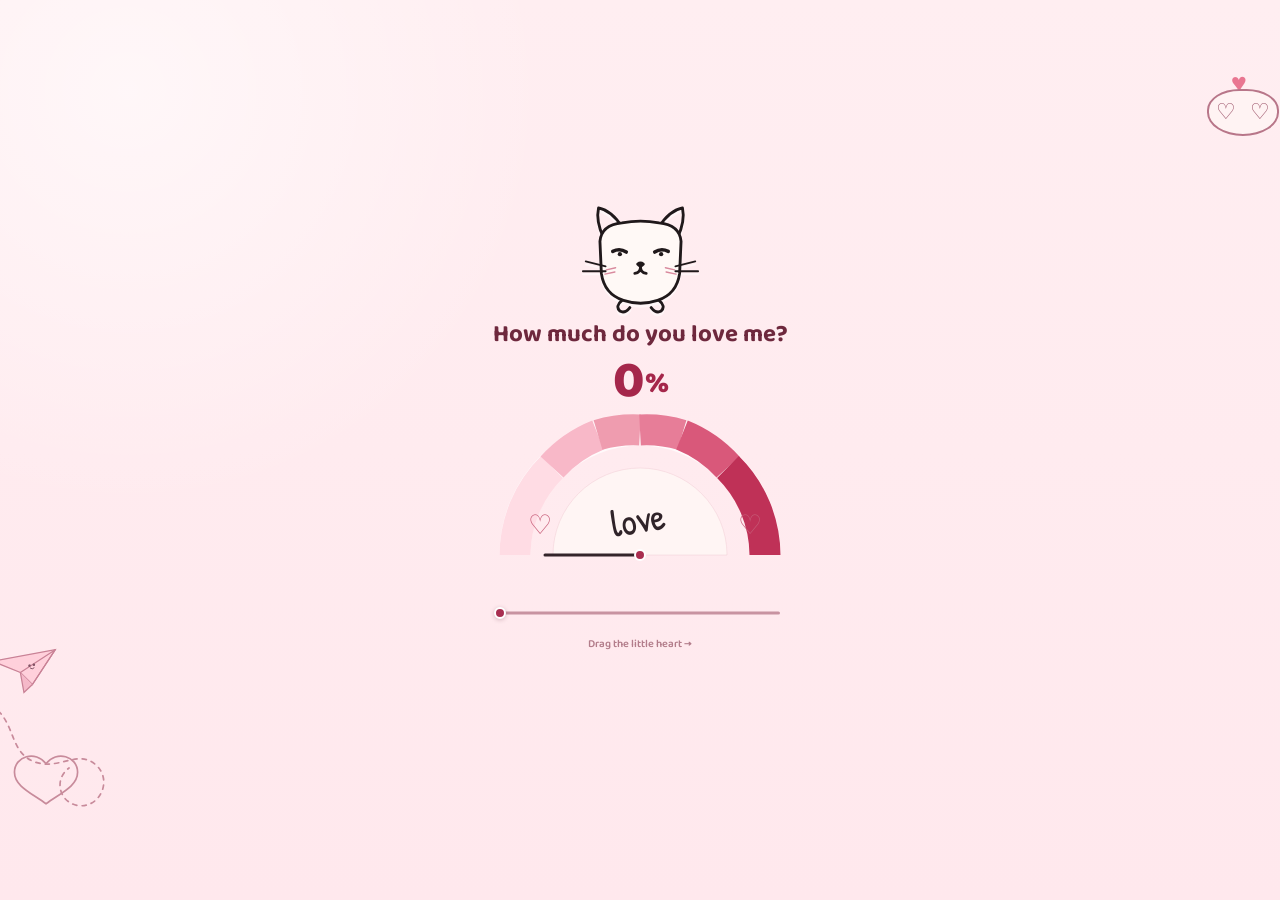
<file: index.html>
<!DOCTYPE html>
<html lang="en">
<head>
    <meta charset="UTF-8">

    <meta
        name="viewport"
        content="width=device-width, initial-scale=1.0, viewport-fit=cover"
    >

    <meta name="theme-color" content="#ffe9ed">

    <title>How Much Do You Love Me?</title>

    <!-- Cute rounded + handwritten fonts -->
    <link rel="preconnect" href="https://fonts.googleapis.com">
    <link rel="preconnect" href="https://fonts.gstatic.com" crossorigin>

    <link
        href="https://fonts.googleapis.com/css2?family=Baloo+2:wght@500;600;700;800&family=Patrick+Hand&display=swap"
        rel="stylesheet"
    >

    <link rel="stylesheet" href="style.css">
</head>

<body>

<div class="page">

    <!-- =====================================
         BACKGROUND DECORATIONS
    ====================================== -->

    <!-- Top-right couple -->
    <div class="couple-decoration">
        <div class="couple-heart">♥</div>

        <div class="tiny-couple">
            <span>♡</span>
            <span>♡</span>
        </div>
    </div>


    <!-- Paper airplane -->
    <div class="airplane-decoration">

        <svg
            class="airplane"
            viewBox="0 0 120 80"
            xmlns="http://www.w3.org/2000/svg"
        >

            <path
                d="M5 18 L105 5 L66 58 L48 38 Z"
                fill="#ffd0db"
                stroke="#c98296"
                stroke-width="2"
            />

            <path
                d="M48 38 L105 5 L66 58"
                fill="none"
                stroke="#c98296"
                stroke-width="2"
            />

            <path
                d="M48 38 L52 70 L66 58"
                fill="#f5b9c9"
                stroke="#c98296"
                stroke-width="2"
            />

            <!-- tiny face -->
            <circle cx="63" cy="28" r="2" fill="#805364"/>
            <circle cx="70" cy="27" r="2" fill="#805364"/>

            <path
                d="M64 32 Q67 35 70 32"
                fill="none"
                stroke="#805364"
                stroke-width="1.5"
                stroke-linecap="round"
            />

        </svg>


        <!-- dotted heart trail -->

        <svg
            class="heart-trail"
            viewBox="0 0 170 150"
            xmlns="http://www.w3.org/2000/svg"
        >

            <path
                d="M5 15
                   C25 35 20 65 48 75
                   C76 85 98 60 119 78
                   C140 96 124 130 98 126
                   C76 122 70 95 88 82"
                fill="none"
                stroke="#c88b9b"
                stroke-width="2"
                stroke-dasharray="5 6"
                stroke-linecap="round"
            />

            <path
                d="M61 77
                   C49 61 24 68 24 87
                   C24 103 43 111 61 124
                   C79 111 98 103 98 87
                   C98 68 73 61 61 77Z"
                fill="none"
                stroke="#c88b9b"
                stroke-width="2"
            />

        </svg>

    </div>


    <!-- =====================================
         MAIN CONTENT
    ====================================== -->

    <main class="love-container">

        <!-- CAT -->
        <div class="cat-area">

            <svg
                id="cat"
                class="cat"
                viewBox="0 0 260 180"
                xmlns="http://www.w3.org/2000/svg"
            >

                <!-- ears -->

                <path
                    class="cat-line"
                    d="M78 63
                       Q67 39 71 21
                       Q90 25 104 48"
                />

                <path
                    class="cat-line"
                    d="M182 63
                       Q193 39 189 21
                       Q170 25 156 48"
                />


                <!-- head -->

                <path
                    class="cat-face"
                    d="
                    M73 68
                    Q75 45 104 42
                    Q130 37 156 42
                    Q185 45 187 68

                    L185 113

                    Q181 142 154 151
                    Q130 159 106 151
                    Q79 142 75 113

                    Z
                    "
                />


                <!-- left eye -->

                <g id="leftEye">

                    <path
                        class="eye-line"
                        d="M91 82
                           Q101 77 110 83"
                    />

                    <circle
                        class="eye-dot"
                        cx="101"
                        cy="86"
                        r="3"
                    />

                </g>


                <!-- right eye -->

                <g id="rightEye">

                    <path
                        class="eye-line"
                        d="M150 83
                           Q159 77 169 82"
                    />

                    <circle
                        class="eye-dot"
                        cx="159"
                        cy="86"
                        r="3"
                    />

                </g>


                <!-- nose -->

                <path
                    class="cat-line"
                    d="M126 100
                       Q130 97 134 100
                       Q130 105 126 100Z"
                />


                <!-- mouth -->

                <path
                    id="catMouth"
                    class="cat-line"
                    d="M130 104
                       Q130 112 122 113

                       M130 104
                       Q130 112 138 113"
                />


                <!-- cheeks -->

                <path
                    class="cheek"
                    d="M82 108 L95 105"
                />

                <path
                    class="cheek"
                    d="M80 114 L94 111"
                />

                <path
                    class="cheek"
                    d="M165 105 L178 108"
                />

                <path
                    class="cheek"
                    d="M166 111 L180 114"
                />


                <!-- whiskers -->

                <path
                    class="whisker"
                    d="M81 103 L53 96"
                />

                <path
                    class="whisker"
                    d="M81 110 L49 110"
                />

                <path
                    class="whisker"
                    d="M179 103 L207 96"
                />

                <path
                    class="whisker"
                    d="M179 110 L211 110"
                />


                <!-- body/paws -->

                <path
                    class="cat-line"
                    d="M104 151
                       Q94 159 101 166
                       Q108 170 115 161"
                />

                <path
                    class="cat-line"
                    d="M156 151
                       Q166 159 159 166
                       Q152 170 145 161"
                />


                <!-- little excitement lines -->

                <g id="happyLines" opacity="0">

                    <path
                        class="cat-line"
                        d="M63 53 L53 44"
                    />

                    <path
                        class="cat-line"
                        d="M197 53 L207 44"
                    />

                    <path
                        class="cat-line"
                        d="M72 31 L66 18"
                    />

                    <path
                        class="cat-line"
                        d="M188 31 L194 18"
                    />

                </g>

            </svg>

        </div>


        <!-- MESSAGE -->

        <div
            id="message"
            class="message"
        >
            How much do you love me?
        </div>


        <!-- PERCENTAGE -->

        <div class="percentage">

            <span id="percentage">0</span><span>%</span>

        </div>


        <!-- =====================================
             LOVE GAUGE
        ====================================== -->

        <div class="gauge-container">

            <svg
                class="gauge"
                viewBox="0 0 340 190"
                xmlns="http://www.w3.org/2000/svg"
            >

                <!-- gauge background -->

                <path
                    class="gauge-track"
                    d="
                    M45 150
                    A125 125 0 0 1 295 150
                    "
                />


                <!-- gauge colored segments -->

                <path
                    class="gauge-segment segment-1"
                    d="
                    M45 150
                    A125 125 0 0 1 82 62
                    "
                />

                <path
                    class="gauge-segment segment-2"
                    d="
                    M82 62
                    A125 125 0 0 1 128 30
                    "
                />

                <path
                    class="gauge-segment segment-3"
                    d="
                    M128 30
                    A125 125 0 0 1 170 25
                    "
                />

                <path
                    class="gauge-segment segment-4"
                    d="
                    M170 25
                    A125 125 0 0 1 212 30
                    "
                />

                <path
                    class="gauge-segment segment-5"
                    d="
                    M212 30
                    A125 125 0 0 1 258 62
                    "
                />

                <path
                    class="gauge-segment segment-6"
                    d="
                    M258 62
                    A125 125 0 0 1 295 150
                    "
                />


                <!-- inner white area -->

                <path
                    class="gauge-inner"
                    d="
                    M83 150
                    A87 87 0 0 1 257 150
                    Z
                    "
                />


                <!-- little hearts -->

                <text
                    class="gauge-heart left-heart"
                    x="58"
                    y="129"
                >
                    ♡
                </text>

                <text
                    class="gauge-heart right-heart"
                    x="268"
                    y="129"
                >
                    ♡
                </text>


                <!-- handwritten love -->

                <text
                    class="love-word"
                    x="170"
                    y="128"
                >
                    love
                </text>


                <!-- NEEDLE -->

                <g
                    id="needle"
                    class="needle"
                >

                    <line
                        x1="170"
                        y1="150"
                        x2="170"
                        y2="55"
                    />

                    <circle
                        cx="170"
                        cy="150"
                        r="5"
                    />

                </g>

            </svg>

        </div>


        <!-- =====================================
             SLIDER
        ====================================== -->

        <div class="slider-wrapper">

            <div
                id="slider"
                class="slider"
                role="slider"
                tabindex="0"
                aria-label="Love percentage"
                aria-valuemin="0"
                aria-valuemax="500"
                aria-valuenow="0"
            >

                <div class="slider-line"></div>

                <div
                    id="sliderProgress"
                    class="slider-progress"
                ></div>

                <div
                    id="sliderHandle"
                    class="slider-handle"
                ></div>

            </div>

        </div>


        <!-- instruction -->

        <div
            id="instruction"
            class="instruction"
        >
            Drag the little heart →
        </div>


        <!-- =====================================
             NEXT
        ====================================== -->

        <button
            id="nextButton"
            class="next-button"
        >
            NEXT →
        </button>

    </main>

</div>


<script src="script.js"></script>

</body>
</html>
</file>
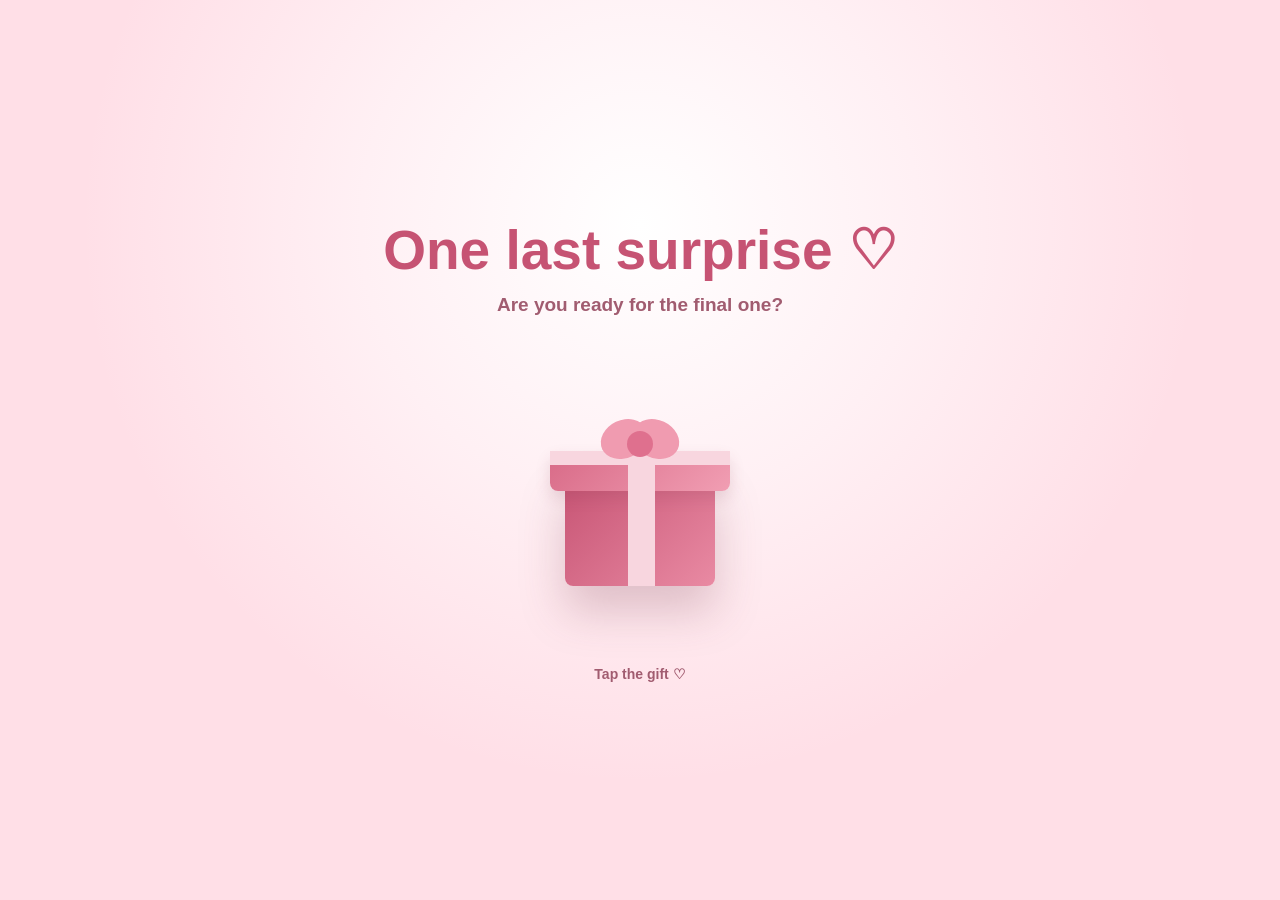
<file: final-gift.html>
<!DOCTYPE html>
<html lang="en">

<head>

    <meta charset="UTF-8">

    <meta
        name="viewport"
        content="width=device-width, initial-scale=1.0"
    >

    <title>Your Final Surprise ♡</title>


    <style>

        * {
            margin: 0;
            padding: 0;
            box-sizing: border-box;
        }


        body {

            min-height: 100vh;

            font-family:
                Arial,
                sans-serif;

            overflow: hidden;

            background:
                radial-gradient(
                    circle at 50% 25%,
                    #ffffff 0%,
                    #fff0f4 30%,
                    transparent 60%
                ),
                #ffdfe7;

            color: #713b4b;

        }


        /* =========================================
           PAGE
        ========================================= */

        .final-page {

            min-height: 100vh;

            width: 100%;

            display: flex;

            flex-direction: column;

            align-items: center;

            justify-content: center;

            text-align: center;

            padding: 25px;

        }


        /* =========================================
           INTRO
        ========================================= */

        .title {

            font-size:
                clamp(
                    32px,
                    6vw,
                    55px
                );

            font-weight: 900;

            color: #c65373;

            margin-bottom: 12px;

        }


        .subtitle {

            font-size:
                clamp(
                    15px,
                    2.5vw,
                    19px
                );

            color: #a15c70;

            font-weight: 600;

            margin-bottom: 45px;

        }


        /* =========================================
           GIFT AREA
        ========================================= */

        .gift-area {

            position: relative;

            width: 280px;

            height: 280px;

            display: flex;

            align-items: center;

            justify-content: center;

            cursor: pointer;

        }


        /* =========================================
           GIFT
        ========================================= */

        .gift {

            position: relative;

            width: 180px;

            height: 170px;

            transition:
                transform .3s ease;

        }


        /* =========================================
           BOX
        ========================================= */

        .box {

            position: absolute;

            bottom: 0;

            left: 15px;

            width: 150px;

            height: 115px;

            background:
                linear-gradient(
                    135deg,
                    #c65373,
                    #e98aa3
                );

            border-radius: 8px;

            box-shadow:
                0 25px 45px
                rgba(
                    125,
                    55,
                    76,
                    .25
                );

            z-index: 2;

        }


        /* =========================================
           LID
        ========================================= */

        .lid {

            position: absolute;

            top: 35px;

            left: 0;

            width: 180px;

            height: 40px;

            border-radius: 8px;

            background:
                linear-gradient(
                    135deg,
                    #d86a87,
                    #f19eb3
                );

            box-shadow:
                0 7px 15px
                rgba(
                    125,
                    55,
                    76,
                    .15
                );

            z-index: 5;

            transition:
                transform .7s
                cubic-bezier(
                    .16,
                    1,
                    .3,
                    1
                );

        }


        /* =========================================
           RIBBON
        ========================================= */

        .vertical-ribbon {

            position: absolute;

            bottom: 0;

            left: 78px;

            width: 27px;

            height: 150px;

            background:
                #f8d6df;

            z-index: 6;

        }


        .horizontal-ribbon {

            position: absolute;

            left: 0;

            top: 35px;

            width: 180px;

            height: 14px;

            background:
                #f8d6df;

            z-index: 7;

        }


        /* =========================================
           BOW
        ========================================= */

        .bow {

            position: absolute;

            top: 0;

            left: 50%;

            width: 80px;

            height: 55px;

            transform:
                translateX(-50%);

            z-index: 10;

        }


        .bow-left,
        .bow-right {

            position: absolute;

            top: 4px;

            width: 48px;

            height: 38px;

            background:
                #f09bb0;

            border-radius:
                50%;

        }


        .bow-left {

            left: 0;

            transform:
                rotate(-25deg);

        }


        .bow-right {

            right: 0;

            transform:
                rotate(25deg);

        }


        .bow-center {

            position: absolute;

            left: 50%;

            top: 15px;

            width: 26px;

            height: 26px;

            transform:
                translateX(-50%);

            border-radius: 50%;

            background:
                #df708e;

            z-index: 5;

        }


        /* =========================================
           HOVER
        ========================================= */

        .gift-area:hover .gift {

            transform:
                translateY(-8px)
                scale(1.04);

        }


        /* =========================================
           SHAKE
        ========================================= */

        .gift-area.shake .gift {

            animation:
                intenseShake
                .075s
                linear
                infinite;

        }


        @keyframes intenseShake {

            0% {
                transform:
                    translateX(0)
                    rotate(0);
            }

            20% {
                transform:
                    translateX(-13px)
                    rotate(-4deg);
            }

            40% {
                transform:
                    translateX(13px)
                    rotate(4deg);
            }

            60% {
                transform:
                    translateX(-11px)
                    rotate(-3deg);
            }

            80% {
                transform:
                    translateX(11px)
                    rotate(3deg);
            }

            100% {
                transform:
                    translateX(0)
                    rotate(0);
            }

        }


        /* =========================================
           OPEN LID
        ========================================= */

        .gift-area.open .lid {

            transform:
                translateY(-100px)
                rotate(-8deg);

        }


        .gift-area.open .bow {

            transform:
                translate(
                    -50%,
                    -100px
                )
                rotate(-8deg);

            transition:
                .7s
                cubic-bezier(
                    .16,
                    1,
                    .3,
                    1
                );

        }


        /* =========================================
           CLICK MESSAGE
        ========================================= */

        .tap-message {

            margin-top: 25px;

            font-size: 14px;

            color: #a15c70;

            font-weight: 700;

            animation:
                softPulse
                1.8s
                ease-in-out
                infinite;

        }


        @keyframes softPulse {

            0%,
            100% {
                opacity: .5;
            }

            50% {
                opacity: 1;
            }

        }


        /* =========================================
           REWARD SCREEN
        ========================================= */

        .reward {

            position: fixed;

            inset: 0;

            display: flex;

            flex-direction: column;

            align-items: center;

            justify-content: center;

            padding: 25px;

            background:
                radial-gradient(
                    circle at center,
                    #ffffff,
                    #ffe9ef 65%
                );

            opacity: 0;

            visibility: hidden;

            transform:
                scale(.85);

            transition:
                opacity .7s ease,
                transform .7s
                cubic-bezier(
                    .16,
                    1,
                    .3,
                    1
                );

            z-index: 100;

        }


        .reward.show {

            opacity: 1;

            visibility: visible;

            transform:
                scale(1);

        }


        .reward-label {

            font-size: 17px;

            font-weight: 800;

            color: #a15c70;

            letter-spacing: 2px;

            text-transform:
                uppercase;

            margin-bottom: 12px;

        }


        .reward-title {

            font-size:
                clamp(
                    50px,
                    11vw,
                    100px
                );

            font-weight: 950;

            color: #c65373;

            line-height: 1;

            margin-bottom: 25px;

        }


        .reward-main {

            font-size:
                clamp(
                    25px,
                    5vw,
                    45px
                );

            font-weight: 900;

            color: #713b4b;

        }


        .reward-sub {

            margin-top: 15px;

            font-size: 17px;

            color: #a15c70;

        }


        /* =========================================
           HEARTS
        ========================================= */

        .heart {

            position: fixed;

            left: 50%;

            top: 50%;

            pointer-events: none;

            color: #d95372;

            font-size: 25px;

            z-index: 200;

            animation:
                heartExplosion
                1.4s
                cubic-bezier(
                    .16,
                    1,
                    .3,
                    1
                )
                forwards;

        }


        @keyframes heartExplosion {

            0% {

                opacity: 1;

                transform:
                    translate(
                        0,
                        0
                    )
                    scale(.3)
                    rotate(0);

            }

            100% {

                opacity: 0;

                transform:
                    translate(
                        var(--x),
                        var(--y)
                    )
                    scale(
                        var(--scale)
                    )
                    rotate(
                        var(--rotation)
                    );

            }

        }


        /* =========================================
           SPARKLES
        ========================================= */

        .sparkle {

            position: fixed;

            left: 50%;

            top: 50%;

            color: #fff;

            font-size: 22px;

            pointer-events: none;

            z-index: 201;

            animation:
                sparklePop
                1s
                ease-out
                forwards;

        }


        @keyframes sparklePop {

            0% {

                opacity: 1;

                transform:
                    translate(
                        0,
                        0
                    )
                    scale(.2);

            }

            100% {

                opacity: 0;

                transform:
                    translate(
                        var(--x),
                        var(--y)
                    )
                    scale(1.5);

            }

        }


        /* =========================================
           MOBILE
        ========================================= */

        @media (max-width: 600px) {

            .final-page {

                padding:
                    20px;

            }


            .subtitle {

                margin-bottom: 25px;

            }


            .gift-area {

                transform:
                    scale(.85);

            }


            .gift-area:hover .gift {

                transform:
                    none;

            }


            .tap-message {

                margin-top: 5px;

            }


            .reward-main {

    max-width: 340px;

    padding: 0 10px;

    line-height: 1.2;

}

.reward-sub {

    max-width: 320px;

    line-height: 1.4;

}

        }


    </style>

</head>


<body>


<main class="final-page">


    <h1 class="title">
        One last surprise ♡
    </h1>


    <p class="subtitle">
        Are you ready for the final one?
    </p>


    <div
        class="gift-area"
        id="giftArea"
    >


        <div class="gift">


            <div class="bow">

                <div class="bow-left"></div>

                <div class="bow-right"></div>

                <div class="bow-center"></div>

            </div>


            <div
                class="lid"
                id="lid"
            ></div>


            <div class="box"></div>


            <div class="horizontal-ribbon"></div>

            <div class="vertical-ribbon"></div>


        </div>


    </div>


    <p class="tap-message">
        Tap the gift ♡
    </p>


</main>



<!-- =========================================
     REWARD
========================================= -->

<section
    class="reward"
    id="reward"
>


    <div class="reward-label">
        A little surprise for you
    </div>


    <h2 class="reward-title">
        YOU WON! 🎉
    </h2>


    <p class="reward-main">
        A skin of your choice ♡
    </p>


    <p class="reward-sub">
        Pick whichever one you want.
    </p>


</section>



<script>


const giftArea =
    document.getElementById(
        "giftArea"
    );


const reward =
    document.getElementById(
        "reward"
    );


let opened = false;



/* =========================================
   CLICK
========================================= */

giftArea.addEventListener(
    "click",
    () => {

        if (opened) {

            return;

        }


        opened = true;


        /*
            Strong shaking
        */

        giftArea.classList.add(
            "shake"
        );


        /*
            Explosion begins
        */

        createHearts();

        createSparkles();


        /*
            Stop shaking
            and open gift.
        */

        setTimeout(
            () => {

                giftArea.classList.remove(
                    "shake"
                );

                giftArea.classList.add(
                    "open"
                );

            },
            1300
        );


        /*
            Show reward.
        */

        setTimeout(
            () => {

                reward.classList.add(
                    "show"
                );

                createHearts();

                createSparkles();

            },
            1900
        );

    }
);



/* =========================================
   HEART EXPLOSION
========================================= */

function createHearts() {


    const symbols = [

        "♡",
        "♥",
        "♡",
        "♥",
        "✦",
        "♡",
        "♥"

    ];


    for (
        let i = 0;
        i < 35;
        i++
    ) {


        const heart =
            document.createElement(
                "span"
            );


        heart.className =
            "heart";


        heart.textContent =
            symbols[
                i %
                symbols.length
            ];


        const angle =
            Math.random() *
            Math.PI *
            2;


        const distance =
            100 +
            Math.random() *
            300;


        heart.style.setProperty(
            "--x",
            `${Math.cos(angle) * distance}px`
        );


        heart.style.setProperty(
            "--y",
            `${Math.sin(angle) * distance}px`
        );


        heart.style.setProperty(
            "--scale",
            `${.7 + Math.random() * 1.1}`
        );


        heart.style.setProperty(
            "--rotation",
            `${Math.random() * 120 - 60}deg`
        );


        heart.style.fontSize =
            `${16 + Math.random() * 20}px`;


        document.body.appendChild(
            heart
        );


        heart.addEventListener(
            "animationend",
            () => {

                heart.remove();

            },
            {
                once: true
            }
        );

    }

}



/* =========================================
   SPARKLES
========================================= */

function createSparkles() {


    for (
        let i = 0;
        i < 25;
        i++
    ) {


        const sparkle =
            document.createElement(
                "span"
            );


        sparkle.className =
            "sparkle";


        sparkle.textContent =
            "✦";


        const angle =
            Math.random() *
            Math.PI *
            2;


        const distance =
            100 +
            Math.random() *
            280;


        sparkle.style.setProperty(
            "--x",
            `${Math.cos(angle) * distance}px`
        );


        sparkle.style.setProperty(
            "--y",
            `${Math.sin(angle) * distance}px`
        );


        sparkle.style.fontSize =
            `${12 + Math.random() * 20}px`;


        document.body.appendChild(
            sparkle
        );


        sparkle.addEventListener(
            "animationend",
            () => {

                sparkle.remove();

            },
            {
                once: true
            }
        );

    }

}


</script>


</body>

</html>
</file>
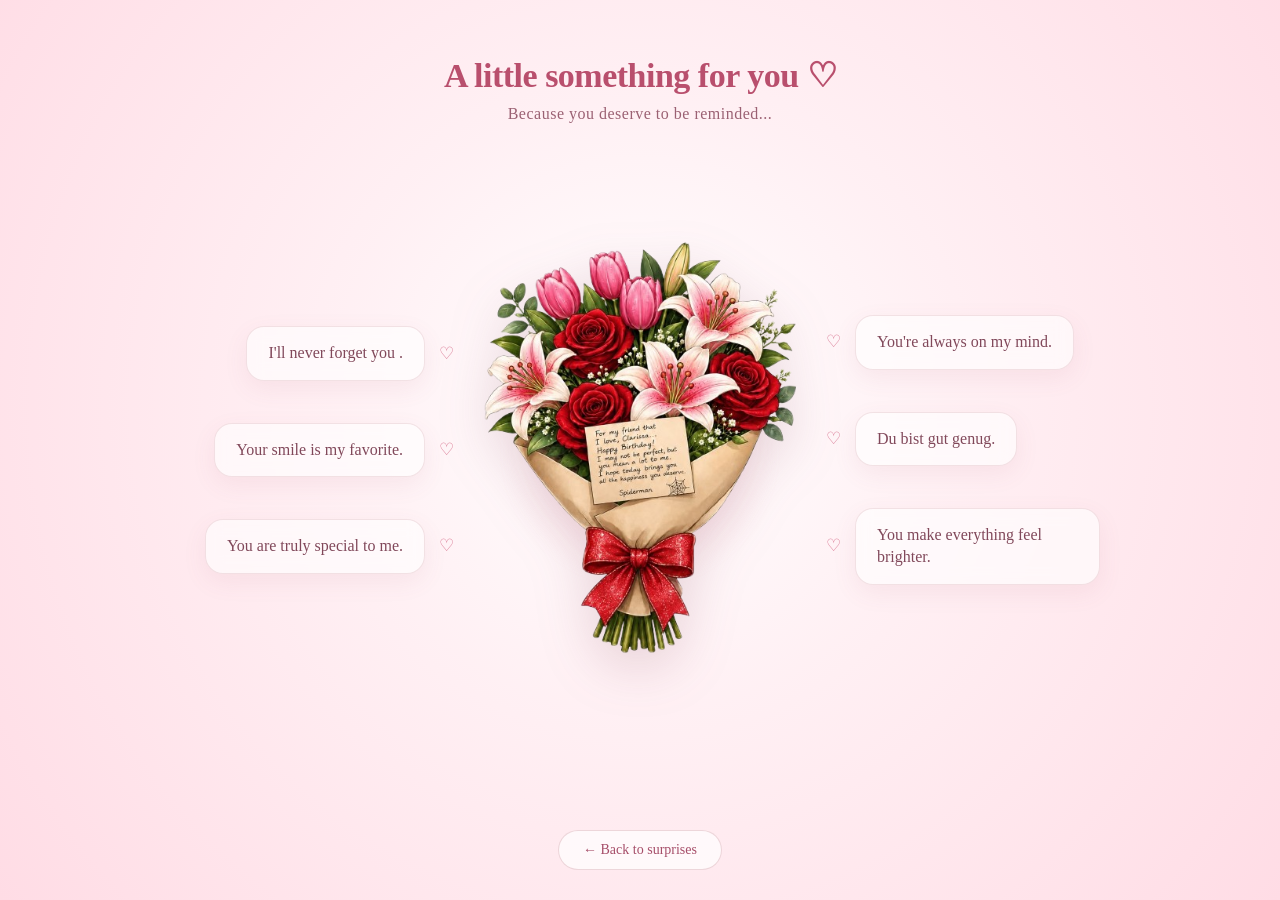
<file: gift1.html>
<!DOCTYPE html>
<html lang="en">

<head>

    <meta charset="UTF-8">

    <meta
        name="viewport"
        content="width=device-width, initial-scale=1.0"
    >

    <title>A Little Something For You</title>


    <style>

        /* =========================================
           RESET
        ========================================= */

        * {
            margin: 0;
            padding: 0;
            box-sizing: border-box;
        }


        /* =========================================
           BODY
        ========================================= */

        body {

            min-height: 100vh;

            font-family:
                "Georgia",
                "Times New Roman",
                serif;

            background:
                radial-gradient(
                    circle at 50% 45%,
                    rgba(255,255,255,.95),
                    rgba(255,235,240,.75) 38%,
                    #ffdce5 100%
                );

            color: #713b4b;

            overflow: hidden;
        }


        /* =========================================
           PAGE
        ========================================= */

        .gift-page {

            min-height: 100vh;

            width: 100%;

            display: flex;

            flex-direction: column;

            align-items: center;

            justify-content: center;

            position: relative;

            padding: 30px;
        }


        /* =========================================
           TITLE
        ========================================= */

        .gift-title {

            position: absolute;

            top: 55px;

            text-align: center;

            color: #b94f6d;

            font-size: 34px;

            font-weight: 700;

            letter-spacing: -.5px;

            opacity: 0;

            transform: translateY(-15px);

            animation:
                titleReveal
                .8s
                ease
                forwards;
        }


        .gift-subtitle {

            position: absolute;

            top: 105px;

            text-align: center;

            color: #9b6173;

            font-size: 16px;

            letter-spacing: .5px;

            opacity: 0;

            animation:
                subtitleReveal
                .8s
                ease
                .35s
                forwards;
        }


        @keyframes titleReveal {

            to {

                opacity: 1;

                transform:
                    translateY(0);
            }
        }


        @keyframes subtitleReveal {

            to {

                opacity: 1;
            }
        }


        /* =========================================
           MAIN CONTENT
        ========================================= */

        .bouquet-section {

            width: min(
                1100px,
                100%
            );

            display: grid;

            grid-template-columns:
                1fr
                360px
                1fr;

            align-items: center;

            gap: 35px;
        }


        /* =========================================
           MESSAGE COLUMNS
        ========================================= */

        .messages {

            display: flex;

            flex-direction: column;

            gap: 42px;
        }


        .messages.left {

            align-items: flex-end;
        }


        .messages.right {

            align-items: flex-start;
        }


        /* =========================================
           MESSAGE
        ========================================= */

        .message-card {

            position: relative;

            max-width: 245px;

            padding: 15px 21px;

            background:
                rgba(255,255,255,.62);

            border:
                1px solid
                rgba(183,110,121,.18);

            border-radius: 18px;

            color: #81485a;

            font-size: 16px;

            line-height: 1.4;

            box-shadow:
                0 8px 25px
                rgba(166,82,105,.08);

            backdrop-filter:
                blur(8px);

            -webkit-backdrop-filter:
                blur(8px);

            opacity: 0;

            transform:
                translateX(25px)
                scale(.95);

            animation:
                messageReveal
                .65s
                cubic-bezier(.16,1,.3,1)
                forwards;
        }


        .messages.left .message-card {

            transform:
                translateX(-25px)
                scale(.95);
        }


        .message-card:nth-child(1) {
            animation-delay: .8s;
        }

        .message-card:nth-child(2) {
            animation-delay: 1.15s;
        }

        .message-card:nth-child(3) {
            animation-delay: 1.5s;
        }


        @keyframes messageReveal {

            to {

                opacity: 1;

                transform:
                    translateX(0)
                    scale(1);
            }
        }


        /* =========================================
           LITTLE HEART
        ========================================= */

        .message-card::before {

            content: "♡";

            position: absolute;

            top: 50%;

            color: #d87591;

            font-size: 17px;

            transform:
                translateY(-50%);
        }


        .messages.left
        .message-card::before {

            right: -30px;
        }


        .messages.right
        .message-card::before {

            left: -30px;
        }


        /* =========================================
           BOUQUET
        ========================================= */

        .bouquet-container {

            position: relative;

            width: 360px;

            height: 500px;

            display: flex;

            justify-content: center;

            align-items: center;

            opacity: 0;

            transform:
                translateY(25px)
                scale(.92);

            animation:
                bouquetReveal
                1s
                cubic-bezier(.16,1,.3,1)
                .35s
                forwards;
        }


        .bouquet {

            width: 340px;

            max-height: 480px;

            object-fit: contain;

            position: relative;

            z-index: 3;

            filter:
                drop-shadow(
                    0 18px 25px
                    rgba(126,58,77,.18)
                );
        }


        @keyframes bouquetReveal {

            0% {

                opacity: 0;

                transform:
                    translateY(25px)
                    scale(.92);
            }

            70% {

                opacity: 1;

                transform:
                    translateY(-5px)
                    scale(1.02);
            }

            100% {

                opacity: 1;

                transform:
                    translateY(0)
                    scale(1);
            }
        }


        /* =========================================
           BOUQUET GLOW
        ========================================= */

        .bouquet-glow {

            position: absolute;

            width: 270px;

            height: 270px;

            border-radius: 50%;

            background:
                radial-gradient(
                    circle,
                    rgba(255,255,255,.9),
                    rgba(242,175,190,.3),
                    transparent 70%
                );

            filter: blur(10px);

            z-index: 1;

            animation:
                softGlow
                3s
                ease-in-out
                infinite;
        }


        @keyframes softGlow {

            0%,
            100% {

                transform: scale(.92);

                opacity: .65;
            }

            50% {

                transform: scale(1.08);

                opacity: 1;
            }
        }


        /* =========================================
           FLOATING HEARTS
        ========================================= */

        .floating-heart {

            position: absolute;

            color: #d77a94;

            font-size: 20px;

            opacity: 0;

            pointer-events: none;

            animation:
                floatHeart
                4s
                ease-in-out
                infinite;
        }


        .heart-1 {

            top: 25%;

            left: 15%;

            animation-delay: 1.8s;
        }


        .heart-2 {

            top: 35%;

            right: 14%;

            animation-delay: 2.5s;
        }


        .heart-3 {

            bottom: 22%;

            left: 25%;

            animation-delay: 3.1s;
        }


        .heart-4 {

            bottom: 25%;

            right: 25%;

            animation-delay: 2.1s;
        }


        @keyframes floatHeart {

            0% {

                opacity: 0;

                transform:
                    translateY(15px)
                    scale(.7);
            }

            25% {

                opacity: .7;
            }

            70% {

                opacity: .5;
            }

            100% {

                opacity: 0;

                transform:
                    translateY(-55px)
                    scale(1.1);
            }
        }


        /* =========================================
           BOTTOM BUTTON
        ========================================= */

        .back-button {

            position: absolute;

            bottom: 30px;

            padding:
                11px
                24px;

            border: none;

            border-radius: 25px;

            background:
                rgba(255,255,255,.7);

            color: #a64e69;

            font-family: inherit;

            font-size: 14px;

            cursor: pointer;

            border:
                1px solid
                rgba(183,110,121,.25);

            transition:
                transform .15s ease,
                background .15s ease;
        }


        .back-button:hover {

            transform:
                translateY(-3px);

            background:
                rgba(255,255,255,.95);
        }


        /* =========================================
           MOBILE
        ========================================= */

        @media (max-width: 800px) {

            body {

                overflow-y: auto;

                overflow-x: hidden;
            }


            .gift-page {

                min-height: 100vh;

                padding:
                    120px
                    20px
                    90px;
            }


            .gift-title {

                top: 35px;

                font-size: 27px;
            }


            .gift-subtitle {

                top: 78px;

                font-size: 14px;
            }


            .bouquet-section {

    display: grid;

    grid-template-columns:
        1fr
        280px
        1fr;

    align-items: center;

    gap: 5px;

    width: 100%;
}


            .bouquet-container {

    order: 1;

    width: 210px;

    height: 330px;

    /* Keep the exact same entrance animation */
    opacity: 0;

    transform:
        translateY(25px)
        scale(.92);

    animation:
        bouquetReveal
        1s
        cubic-bezier(.16,1,.3,1)
        .35s
        forwards;
}


            .bouquet {

                width: 205px;

                max-height: 320px;
            }


            .messages {

    width: auto;

    gap: 35px;

    display: flex;

    flex-direction: column;

    align-items: center !important;
}


            

            .message-card {

    width: 100%;

    max-width: 125px;

    padding: 10px 8px;

    text-align: center;

    font-size: 13px;

    line-height: 1.25;

    transform:
        translateY(15px)
        scale(.96);
}


            .messages.left
            .message-card {

                transform:
                    translateY(15px)
                    scale(.96);
            }


            .message-card::before {

                display: none;
            }


            .back-button {

                bottom: 20px;
            }
        }

    </style>

</head>


<body>


    <main class="gift-page">


        <!-- =====================================
             TITLE
        ====================================== -->

        <h1 class="gift-title">
            A little something for you ♡
        </h1>


        <p class="gift-subtitle">
            Because you deserve to be reminded...
        </p>


        <!-- =====================================
             DECORATIVE HEARTS
        ====================================== -->

        <span class="floating-heart heart-1">♡</span>

        <span class="floating-heart heart-2">♡</span>

        <span class="floating-heart heart-3">✦</span>

        <span class="floating-heart heart-4">♡</span>


        <!-- =====================================
             MAIN BOUQUET + MESSAGES
        ====================================== -->

        <section class="bouquet-section">


            <!-- =================================
                 LEFT MESSAGES
            ================================== -->

            <div class="messages left">

                <div class="message-card">
                    I'll never forget you .
                </div>

                <div class="message-card">
                    Your smile is my favorite.
                </div>

                <div class="message-card">
                    You are truly special to me.
                </div>

            </div>


            <!-- =================================
                 BOUQUET
            ================================== -->

            <div class="bouquet-container">

                <div class="bouquet-glow"></div>

                <img
                    src="images/Bouquet1.png"
                    alt="A beautiful bouquet of roses"
                    class="bouquet"
                >

            </div>


            <!-- =================================
                 RIGHT MESSAGES
            ================================== -->

            <div class="messages right">

                <div class="message-card">
                    You're always on my mind.
                </div>

                <div class="message-card">
                    Du bist gut genug.
                </div>

                <div class="message-card">
                    You make everything feel brighter.
                </div>

            </div>


        </section>


        <!-- =====================================
             BACK BUTTON
        ====================================== -->

        <button
            class="back-button"
            onclick="window.location.href='surprise.html'"
        >
            ← Back to surprises
        </button>


    </main>


</body>

</html>
</file>
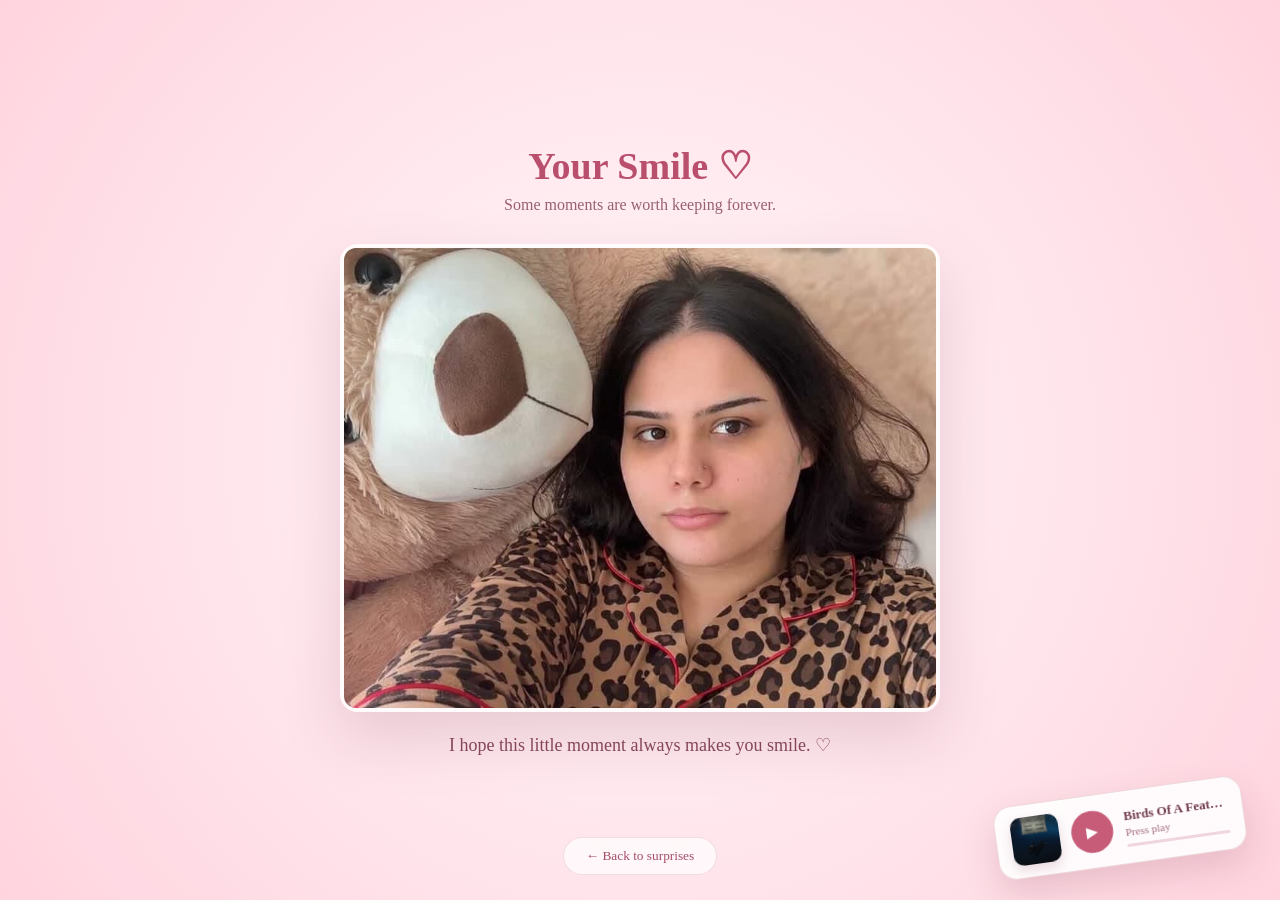
<file: gift2.html>
<!DOCTYPE html>
<html lang="en">

<head>

    <meta charset="UTF-8">

    <meta
        name="viewport"
        content="width=device-width, initial-scale=1.0"
    >

    <title>A Memory For You</title>


    <style>

        * {
            margin: 0;
            padding: 0;
            box-sizing: border-box;
        }


        body {

            min-height: 100vh;

            font-family:
                Georgia,
                "Times New Roman",
                serif;

            background:
                radial-gradient(
                    circle at center,
                    #fff7f9 0%,
                    #ffe8ee 45%,
                    #ffd4df 100%
                );

            color: #713b4b;

            overflow: hidden;
        }


        /* =========================================
           PAGE
        ========================================= */

        .memory-page {

            min-height: 100vh;

            display: flex;

            flex-direction: column;

            align-items: center;

            justify-content: center;

            padding: 30px;

            position: relative;
        }


        /* =========================================
           TITLE
        ========================================= */

        .memory-title {

            font-size: 38px;

            color: #b94f6d;

            margin-bottom: 8px;

            opacity: 0;

            transform:
                translateY(-15px);

            animation:
                titleIn
                .8s
                ease
                forwards;
        }


        .memory-subtitle {

            font-size: 16px;

            color: #986071;

            margin-bottom: 30px;

            opacity: 0;

            animation:
                subtitleIn
                .8s
                ease
                .3s
                forwards;
        }


        @keyframes titleIn {

            to {

                opacity: 1;

                transform:
                    translateY(0);
            }
        }


        @keyframes subtitleIn {

            to {

                opacity: 1;
            }
        }


        /* =========================================
           PHOTO
        ========================================= */

        .photo-frame {

            width: min(
                600px,
                82vw
            );

            height: min(
                480px,
                52vh
            );

            padding: 4px;

            background:
                rgba(255,255,255,.8);

            border-radius: 18px;

            box-shadow:
                0 25px 60px
                rgba(125,55,76,.18);

            opacity: 0;

            transform:
                scale(.9)
                translateY(20px);

            animation:
                photoIn
                1s
                cubic-bezier(.16,1,.3,1)
                .5s
                forwards;
        }


        .photo-frame img {

            width: 100%;

            height: 100%;

            object-fit: cover;

            border-radius: 12px;

            display: block;
        }


        @keyframes photoIn {

            0% {

                opacity: 0;

                transform:
                    scale(.9)
                    translateY(20px);
            }

            100% {

                opacity: 1;

                transform:
                    scale(1)
                    translateY(0);
            }
        }


        /* =========================================
           MESSAGE
        ========================================= */

        .memory-message {

            margin-top: 22px;

            font-size: 18px;

            color: #87475b;

            text-align: center;

            opacity: 0;

            animation:
                messageIn
                .8s
                ease
                1.2s
                forwards;
        }


        @keyframes messageIn {

            to {

                opacity: 1;
            }
        }


/* =========================================
   DIAGONAL MUSIC PLAYER
========================================= */

.music-player {

    position: fixed;

    right: 35px;
left: auto;
    bottom: 35px;

    width: 250px;

    padding: 12px 15px;

    display: flex;

    align-items: center;

    gap: 12px;

    background:
        rgba(255,255,255,.88);

    border:
        1px solid
        rgba(183,110,121,.25);

    border-radius: 18px;

    box-shadow:
        0 15px 35px
        rgba(125,55,76,.18);

    backdrop-filter:
        blur(12px);

    -webkit-backdrop-filter:
        blur(12px);

    transform:
        rotate(-8deg)
        translateY(20px);

    opacity: 0;

    animation:
        musicPlayerIn
        .8s
        cubic-bezier(.16,1,.3,1)
        1.5s
        forwards;

    z-index: 20;
}


@keyframes musicPlayerIn {

    0% {

        opacity: 0;

        transform:
            rotate(-8deg)
            translateY(30px)
            scale(.9);
    }

    100% {

        opacity: 1;

        transform:
            rotate(-8deg)
            translateY(0)
            scale(1);
    }
}

/* =========================================
   SONG COVER
========================================= */

.song-cover {

    width: 48px;
    height: 48px;

    flex-shrink: 0;

    object-fit: cover;

    border-radius: 10px;

    box-shadow:
        0 5px 12px
        rgba(125,55,76,.18);
}

/* =========================================
   PLAY BUTTON
========================================= */

.play-button {

    width: 42px;
    height: 42px;

    flex-shrink: 0;

    border: none;

    border-radius: 50%;

    background:
        #c65c78;

    color: white;

    font-size: 15px;

    cursor: pointer;

    display: flex;

    align-items: center;

    justify-content: center;

    transition:
        transform .15s ease;
}


.play-button:hover {

    transform:
        scale(1.1);
}


.play-button:active {

    transform:
        scale(.94);
}


/* =========================================
   SONG INFO
========================================= */

.song-info {

    flex: 1;

    min-width: 0;
}


.song-title {

    color: #713b4b;

    font-size: 13px;

    font-weight: bold;

    white-space: nowrap;

    overflow: hidden;

    text-overflow: ellipsis;
}


.song-status {

    color: #a16a7b;

    font-size: 11px;

    margin-top: 2px;
}


/* =========================================
   PROGRESS
========================================= */

.progress-container {

    width: 100%;

    height: 3px;

    background:
        #efd5dc;

    border-radius: 10px;

    margin-top: 6px;

    cursor: pointer;

    overflow: hidden;
}


.progress {

    width: 0%;

    height: 100%;

    background:
        #c65c78;

    border-radius: 10px;
}


        /* =========================================
           BACK BUTTON
        ========================================= */

        .back-button {

            position: absolute;

            bottom: 25px;

            border: none;

            background:
                rgba(255,255,255,.7);

            color: #a64e69;

            padding:
                10px
                22px;

            border-radius: 25px;

            cursor: pointer;

            font-family: inherit;

            border:
                1px solid
                rgba(183,110,121,.2);

            transition:
                transform .15s ease;
        }


        .back-button:hover {

            transform:
                translateY(-3px);
        }


        /* =========================================
           MOBILE
        ========================================= */

        
        @media (max-width: 600px) {

    body {
        overflow-y: auto;
    }

    .memory-title {
        font-size: 28px;
    }

    .memory-subtitle {
        font-size: 14px;
    }

    .photo-frame {

        width: 88vw;

        height: 48vh;
    }

    .memory-message {
        font-size: 16px;
    }

    .music-player {

        width: 90vw;

        right: 5vw;

        bottom: 75px;
    }

}

    </style>

</head>


<body>


    <main class="memory-page">


        <h1 class="memory-title">
            Your Smile ♡
        </h1>


        <p class="memory-subtitle">
            Some moments are worth keeping forever.
        </p>


        <!-- =====================================
             PHOTO
        ====================================== -->

        <div class="photo-frame">

            <img
                src="images/clarissa1x.jpeg"
                alt="Our memory"
            >

        </div>


        <!-- =====================================
             MESSAGE
        ====================================== -->

        <p class="memory-message">
            I hope this little moment always makes you smile. ♡
        </p>


        <!-- =====================================
             MUSIC
        ====================================== -->

        <div class="music-player">

    <img
        src="images/song1.jpeg"
        alt="Song cover"
        class="song-cover"
    >


    <button
        class="play-button"
        id="playButton"
    >
        ▶
    </button>


    <div class="song-info">

        <div class="song-title">
          Birds Of A Feather
        </div>

        <div
            class="song-status"
            id="songStatus"
        >
            Press play
        </div>


        <div
            class="progress-container"
            id="progressContainer"
        >

            <div
                class="progress"
                id="progress"
            ></div>

        </div>

    </div>

</div>


        <!-- =====================================
             AUDIO
        ====================================== -->

        <audio
            id="music"
            src="music/song.mp4"
        ></audio>


        <!-- =====================================
             BACK
        ====================================== -->

        <button
            class="back-button"
            onclick="window.location.href='surprise.html'"
        >
            ← Back to surprises
        </button>


    </main>


    <script>

        const music =
            document.getElementById(
                "music"
            );

        const playButton =
            document.getElementById(
                "playButton"
            );

        const songStatus =
            document.getElementById(
                "songStatus"
            );

        const progress =
            document.getElementById(
                "progress"
            );

        const progressContainer =
            document.getElementById(
                "progressContainer"
            );


        /* =====================================
           PLAY / PAUSE
        ====================================== */

        playButton.addEventListener(
            "click",
            () => {

                if (music.paused) {

                    music.play();

                    playButton.textContent =
                        "Ⅱ";

                    songStatus.textContent =
                        "Playing ♡";

                }

                else {

                    music.pause();

                    playButton.textContent =
                        "▶";

                    songStatus.textContent =
                        "Paused";

                }

            }
        );


        /* =====================================
           PROGRESS
        ====================================== */

        music.addEventListener(
            "timeupdate",
            () => {

                if (!music.duration) {
                    return;
                }

                const percent =
                    (
                        music.currentTime /
                        music.duration
                    ) * 100;

                progress.style.width =
                    `${percent}%`;

            }
        );


        /* =====================================
           CLICK PROGRESS BAR
        ====================================== */

        progressContainer.addEventListener(
            "click",
            (event) => {

                const rect =
                    progressContainer
                    .getBoundingClientRect();

                const position =
                    (
                        event.clientX -
                        rect.left
                    ) /
                    rect.width;

                music.currentTime =
                    position *
                    music.duration;

            }
        );


        /* =====================================
           SONG ENDED
        ====================================== */

        music.addEventListener(
            "ended",
            () => {

                playButton.textContent =
                    "▶";

                songStatus.textContent =
                    "Press play";

                progress.style.width =
                    "0%";

            }
        );

    </script>


</body>

</html>
</file>
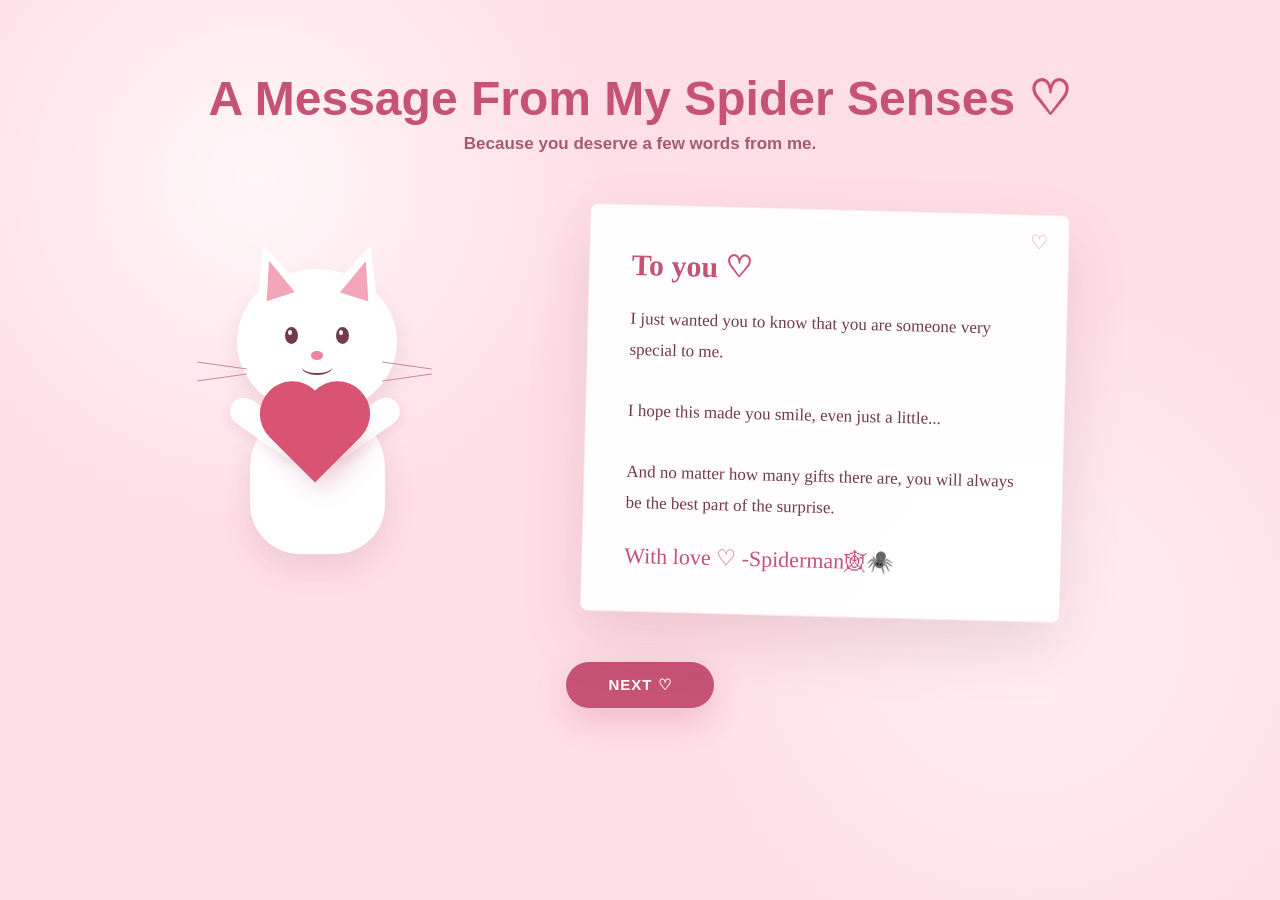
<file: gift3.html>
<!DOCTYPE html>
<html lang="en">

<head>

    <meta charset="UTF-8">

    <meta
        name="viewport"
        content="width=device-width, initial-scale=1.0"
    >

    <title>A Little Letter ♡</title>


    <style>

        /* =========================================
           RESET
        ========================================= */

        * {

            margin: 0;
            padding: 0;

            box-sizing: border-box;

        }


        body {

            min-height: 100vh;

            font-family:
                Arial,
                sans-serif;

            background:
                radial-gradient(
                    circle at 20% 20%,
                    rgba(255,255,255,.75),
                    transparent 28%
                ),
                radial-gradient(
                    circle at 80% 70%,
                    rgba(255,255,255,.5),
                    transparent 30%
                ),
                #ffdfe7;

            overflow: hidden;

            color: #713b4b;

        }


        /* =========================================
           PAGE
        ========================================= */

        .gift3-page {

            width: 100%;

            min-height: 100vh;

            position: relative;

            padding: 70px 7vw;

        }


        /* =========================================
           TITLE
        ========================================= */

        .page-title {

            text-align: center;

            font-size:
                clamp(
                    30px,
                    5vw,
                    48px
                );

            font-weight: 900;

            color: #c65373;

            margin-bottom: 8px;

        }


        .page-subtitle {

            text-align: center;

            color: #a15c70;

            font-size: 17px;

            font-weight: 600;

            margin-bottom: 55px;

        }


        /* =========================================
           MAIN CONTENT
        ========================================= */

        .content {

            display: flex;

            align-items: flex-start;

            gap: 70px;

            max-width: 1050px;

            margin: 0 auto;

        }


        /* =========================================
           CAT AREA
        ========================================= */

        .cat-area {

            width: 400px;

            min-width: 400px;

            height: 390px;

            position: relative;

            display: flex;

            align-items: center;

            justify-content: center;

        }


        .cat-wrapper {

            position: relative;

            width: 260px;

            height: 320px;

            animation:
                catFloat
                3.5s
                ease-in-out
                infinite;

        }


        @keyframes catFloat {

            0%,
            100% {

                transform:
                    translateX(-22px)
                    translateY(0);

            }

            50% {

                transform:
                    translateX(22px)
                    translateY(-5px);

            }

        }


        /* =========================================
           CAT BODY
        ========================================= */

        .cat-body {

            position: absolute;

            left: 65px;

            bottom: 10px;

            width: 135px;

            height: 150px;

            background:
                #fff;

            border-radius:
                65px
                65px
                50px
                50px;

            box-shadow:
                0 15px 30px
                rgba(125,55,76,.12);

        }


        /* =========================================
           CAT HEAD
        ========================================= */

        .cat-head {

            position: absolute;

            left: 52px;

            top: 25px;

            width: 160px;

            height: 145px;

            background: #fff;

            border-radius: 50%;

            box-shadow:
                0 12px 25px
                rgba(125,55,76,.12);

            z-index: 3;

        }


        /* =========================================
           EARS
        ========================================= */

        .ear {

            position: absolute;

            top: -25px;

            width: 65px;

            height: 70px;

            background: #fff;

            clip-path:
                polygon(
                    50% 0,
                    100% 100%,
                    0 100%
                );

        }


        .ear::after {

            content: "";

            position: absolute;

            left: 18px;

            top: 16px;

            width: 30px;

            height: 38px;

            background: #f3a6b7;

            clip-path:
                polygon(
                    50% 0,
                    100% 100%,
                    0 100%
                );

        }


        .ear.left {

            left: 5px;

            transform:
                rotate(-18deg);

        }


        .ear.right {

            right: 5px;

            transform:
                rotate(18deg);

        }


        /* =========================================
           FACE
        ========================================= */

        .eye {

            position: absolute;

            top: 58px;

            width: 13px;

            height: 17px;

            background: #713b4b;

            border-radius: 50%;

        }


        .eye.left {

            left: 48px;

        }


        .eye.right {

            right: 48px;

        }


        .eye::after {

            content: "";

            position: absolute;

            top: 3px;

            left: 3px;

            width: 4px;

            height: 5px;

            background: white;

            border-radius: 50%;

        }


        .nose {

            position: absolute;

            top: 82px;

            left: 50%;

            transform:
                translateX(-50%);

            width: 12px;

            height: 9px;

            background: #e9859d;

            border-radius:
                50% 50% 55% 55%;

        }


        .mouth {

            position: absolute;

            top: 91px;

            left: 50%;

            transform:
                translateX(-50%);

            width: 30px;

            height: 15px;

            border-bottom:
                2px solid #713b4b;

            border-radius: 0 0 50% 50%;

        }


        /* =========================================
           WHISKERS
        ========================================= */

        .whiskers {

            position: absolute;

            top: 88px;

            width: 55px;

            height: 35px;

        }


        .whiskers.left {

            left: -40px;

        }


        .whiskers.right {

            right: -40px;

        }


        .whiskers::before,
        .whiskers::after {

            content: "";

            position: absolute;

            width: 50px;

            height: 1px;

            background: #c58b9b;

        }


        .whiskers::before {

            top: 8px;

            transform:
                rotate(8deg);

        }


        .whiskers::after {

            top: 20px;

            transform:
                rotate(-8deg);

        }


        /* =========================================
           ARMS HOLDING HEART
        ========================================= */

        .arm {

            position: absolute;

            width: 85px;

            height: 28px;

            background: white;

            border-radius: 30px;

            z-index: 8;

            top: 170px;

            box-shadow:
                0 5px 10px
                rgba(125,55,76,.08);

        }


        .arm.left {

            left: 40px;

            transform:
                rotate(35deg);

        }


        .arm.right {

            right: 40px;

            transform:
                rotate(-35deg);

        }


        /* =========================================
           HEART
        ========================================= */

        .held-heart {

            position: absolute;

            left: 50%;

            top: 160px;

            transform:
                translateX(-50%)
                rotate(-45deg);

            width: 65px;

            height: 65px;

            background: #d95372;

            z-index: 10;

            box-shadow:
                0 10px 25px
                rgba(198,83,115,.3);

            animation:
                heartBeat
                1.5s
                ease-in-out
                infinite;

        }


        .held-heart::before,
        .held-heart::after {

            content: "";

            position: absolute;

            width: 65px;

            height: 65px;

            background: #d95372;

            border-radius: 50%;

        }


        .held-heart::before {

            top: -32px;

            left: 0;

        }


        .held-heart::after {

            left: 32px;

            top: 0;

        }


        @keyframes heartBeat {

            0%,
            100% {

                transform:
                    translateX(-50%)
                    rotate(-45deg)
                    scale(1);

            }

            50% {

                transform:
                    translateX(-50%)
                    rotate(-45deg)
                    scale(1.08);

            }

        }


        /* =========================================
           LETTER
        ========================================= */

        .letter {

            width: min(
                480px,
                90vw
            );

            min-height: 330px;

            background:
                rgba(
                    255,
                    255,
                    255,
                    .92
                );

            border-radius: 8px;

            padding: 42px;

            box-shadow:
                0 25px 60px
                rgba(125,55,76,.15);

            position: relative;

            transform:
                rotate(1.5deg);

            border:
                1px solid
                rgba(198,83,115,.12);

        }


        .letter::before {

            content: "♡";

            position: absolute;

            top: 15px;

            right: 20px;

            color: #e99aad;

            font-size: 20px;

        }


        .letter-title {

            font-family:
                Georgia,
                serif;

            font-size: 30px;

            color: #c65373;

            margin-bottom: 22px;

        }


        .letter-text {

            font-family:
                Georgia,
                serif;

            font-size: 17px;

            line-height: 1.8;

            color: #713b4b;

        }


        .signature {

            margin-top: 25px;

            font-family:
                cursive;

            font-size: 22px;

            color: #c65373;

        }


        /* =========================================
           FLOATING HEARTS
        ========================================= */

        .floating-heart {

            position: fixed;

            pointer-events: none;

            color: #d95372;

            font-size: 20px;

            z-index: 20;

            animation:
                floatHeart
                2.8s
                ease-out
                forwards;

        }


        @keyframes floatHeart {

            0% {

                opacity: 0;

                transform:
                    translate(
                        0,
                        0
                    )
                    scale(.4);

            }

            15% {

                opacity: 1;

            }

            100% {

                opacity: 0;

                transform:
                    translate(
                        var(--x),
                        var(--y)
                    )
                    scale(1.3);

            }

        }


        /* =========================================
           NEXT BUTTON
        ========================================= */

        .next-button {

            display: flex;

            width: max-content;

            margin:
                45px auto 0;

            padding:
                14px 42px;

            border: none;

            border-radius: 999px;

            background: #c65373;

            color: white;

            text-decoration: none;

            font-size: 15px;

            font-weight: 800;

            letter-spacing: 1px;

            cursor: pointer;

            box-shadow:
                0 12px 30px
                rgba(198,83,115,.25);

            transition:
                transform .2s ease,
                box-shadow .2s ease;

        }


        .next-button:hover {

            transform:
                translateY(-4px);

            box-shadow:
                0 18px 35px
                rgba(198,83,115,.32);

        }


        .next-button:active {

            transform:
                scale(.96);

        }


        /* =========================================
           MOBILE
        ========================================= */

        @media (max-width: 850px) {

            body {

                overflow-y: auto;

                overflow-x: hidden;

            }


            .gift3-page {

                padding:
                    45px 20px 40px;

            }


            .page-subtitle {

                margin-bottom: 25px;

            }


            .content {

                flex-direction: column;

                align-items: center;

                gap: 10px;

            }


            .cat-area {

                width: 100%;

                min-width: 0;

                height: 300px;

                transform:
                    scale(.85);

                margin:
                    -25px 0;

            }


            .letter {

                padding: 30px 25px;

                min-height: 280px;

            }


            .letter-title {

                font-size: 26px;

            }


            .letter-text {

                font-size: 16px;

            }


            .next-button {

                margin-top: 30px;

            }

        }


        @media (max-width: 450px) {

            .page-title {

                font-size: 30px;

            }


            .page-subtitle {

                font-size: 14px;

            }


            .cat-area {

                height: 260px;

                transform:
                    scale(.75);

                margin:
                    -35px 0;

            }


            .letter {

                padding: 25px 20px;

            }


            .letter-text {

                font-size: 15px;

                line-height: 1.7;

            }

        }

    </style>

</head>


<body>


<main class="gift3-page">


    <h1 class="page-title">
        A Message From My Spider Senses ♡
    </h1>


    <p class="page-subtitle">
        Because you deserve a few words from me.
    </p>


    <div class="content">


        <!-- =====================================
             CAT
        ====================================== -->

        <div class="cat-area">

            <div class="cat-wrapper">


                <div class="cat-body"></div>


                <div class="cat-head">


                    <div class="ear left"></div>

                    <div class="ear right"></div>


                    <div class="eye left"></div>

                    <div class="eye right"></div>


                    <div class="nose"></div>

                    <div class="mouth"></div>


                    <div class="whiskers left"></div>

                    <div class="whiskers right"></div>

                </div>


                <div class="arm left"></div>

                <div class="arm right"></div>


                <div class="held-heart"></div>


            </div>

        </div>


        <!-- =====================================
             LETTER
        ====================================== -->

        <div class="letter">


            <h2 class="letter-title">
                To you ♡
            </h2>


            <p class="letter-text">

                I just wanted you to know
                that you are someone very
                special to me.

                <br><br>

                I hope this made you smile, even just
                a little...

                <br><br>

                And no matter how many
                gifts there are, you will
                always be the best part
                of the surprise.

            </p>


            <div class="signature">
                With love ♡
				-Spiderman🕸🕷️
            </div>


        </div>

    </div>


    <!-- =====================================
         NEXT
    ====================================== -->

    <a
        href="final-gift.html"
        class="next-button"
    >
        NEXT ♡
    </a>


</main>


<script>


/* =========================================
   HEART GENERATOR
========================================= */

function createFloatingHeart() {


    const heart =
        document.createElement(
            "span"
        );


    heart.className =
        "floating-heart";


    const symbols = [
        "♡",
        "♥",
        "♡",
        "✦"
    ];


    heart.textContent =
        symbols[
            Math.floor(
                Math.random() *
                symbols.length
            )
        ];


    /*
        Start around the cat.
    */

    const catArea =
        document.querySelector(
            ".cat-area"
        );


    const rect =
        catArea.getBoundingClientRect();


    const startX =
        rect.left +
        rect.width *
        (.35 +
        Math.random() *
        .3);


    const startY =
        rect.top +
        rect.height *
        (.35 +
        Math.random() *
        .25);


    heart.style.left =
        `${startX}px`;


    heart.style.top =
        `${startY}px`;


    /*
        Random direction.
    */

    const x =
        (Math.random() - .5) *
        180;


    const y =
        -80 -
        Math.random() *
        180;


    heart.style.setProperty(
        "--x",
        `${x}px`
    );


    heart.style.setProperty(
        "--y",
        `${y}px`
    );


    heart.style.fontSize =
        `${14 + Math.random() * 16}px`;


    document.body.appendChild(
        heart
    );


    heart.addEventListener(
        "animationend",
        () => {

            heart.remove();

        },
        {
            once: true
        }
    );

}


/* =========================================
   CONTINUOUS HEARTS
========================================= */

setInterval(
    createFloatingHeart,
    650
);


</script>


</body>

</html>
</file>
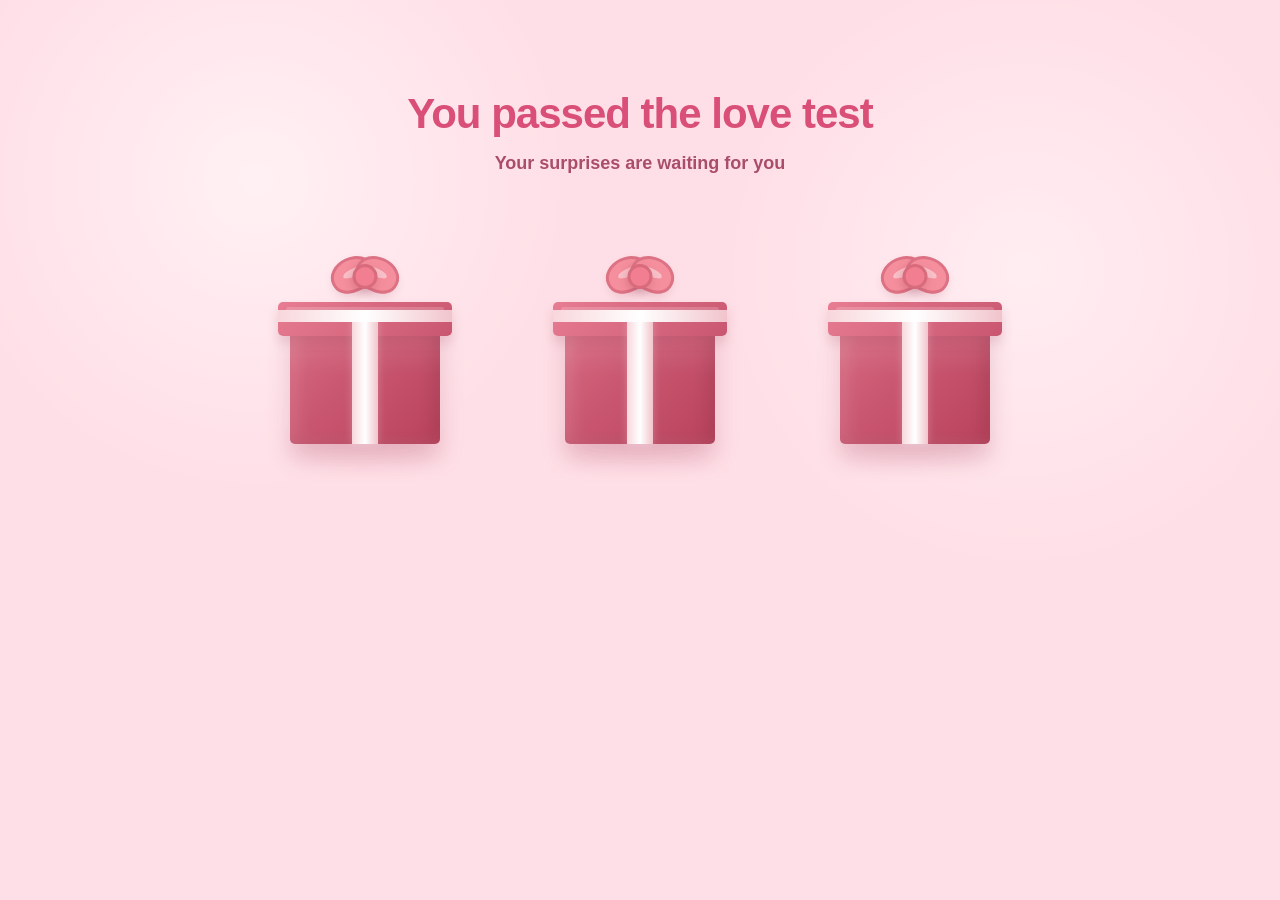
<file: surprise.html>
<!DOCTYPE html>
<html lang="en">
<head>
    <meta charset="UTF-8">
    <meta name="viewport" content="width=device-width, initial-scale=1.0">

    <title>You Passed The Love Test</title>

    <style>
        * {
            margin: 0;
            padding: 0;
            box-sizing: border-box;
        }

        body {
            min-height: 100vh;
            font-family: Arial, sans-serif;
            background: #ffdfe7;
            overflow: hidden;
        }

        /* =========================================
           MAIN PAGE
        ========================================= */

        .surprise-page {
            min-height: 100vh;
            width: 100%;

            display: flex;
            flex-direction: column;
            align-items: center;

            padding-top: 90px;

            background:
                radial-gradient(circle at 20% 20%, rgba(255,255,255,0.55), transparent 25%),
                radial-gradient(circle at 80% 30%, rgba(255,255,255,0.45), transparent 25%),
                #ffdfe7;
        }


        /* =========================================
           TITLE
        ========================================= */

        .surprise-title {
            color: #d94f78;

            font-size: 42px;
            font-weight: 800;

            text-align: center;

            margin-bottom: 15px;

            letter-spacing: -1px;
        }


        .surprise-subtitle {
            color: #a94d69;

            font-size: 18px;
            font-weight: 600;

            text-align: center;

            margin-bottom: 70px;
        }


        /* =========================================
           GIFTS
        ========================================= */

        /* =========================================
   PREMIUM GIFTS
========================================= */

.gifts-container {
    width: 90%;

    display: flex;
    justify-content: center;
    align-items: flex-end;

    gap: 85px;

    perspective: 1000px;
}


/* =========================================
   GIFT
========================================= */

.gift {
    width: 190px;
    height: 205px;

    position: relative;

    cursor: pointer;

    transform:
        translateY(0)
        scale(1);

    transition:
        transform 160ms cubic-bezier(.2,.8,.2,1);

    will-change: transform;
}

/* =========================================
   GIFTS POP IN ONE AFTER ANOTHER
========================================= */

.gift {
    opacity: 0;

    transform:
        translateY(35px)
        scale(.75);

    animation:
        giftPopIn
        600ms
        cubic-bezier(.16, 1, .3, 1)
        forwards;
}


/* Gift 1 */

.gift:nth-child(1) {
    animation-delay: 250ms;
}


/* Gift 2 */

.gift:nth-child(2) {
    animation-delay: 500ms;
}


/* Gift 3 */

.gift:nth-child(3) {
    animation-delay: 750ms;
}


/* =========================================
   POP IN ANIMATION
========================================= */

@keyframes giftPopIn {

    0% {
        opacity: 0;

        transform:
            translateY(35px)
            scale(.75);
    }

    60% {
        opacity: 1;

        transform:
            translateY(-6px)
            scale(1.06);
    }

    100% {
        opacity: 1;

        transform:
            translateY(0)
            scale(1);
    }
}

/* =========================================
   PREMIUM HOVER
========================================= */

.gift:hover {
    transform:
        translateY(-12px)
        scale(1.04);
}


.gift:active {
    transform:
        translateY(-3px)
        scale(.98);
}


/* =========================================
   GIFT BOX
========================================= */

.gift-box {

    position: absolute;

    left: 20px;
    bottom: 5px;

    width: 150px;
    height: 125px;

    background:
        linear-gradient(
            135deg,
            #d86b82 0%,
            #c95670 45%,
            #b9425c 100%
        );

    border-radius: 5px;

    border: none;

    box-shadow:
        0 14px 25px rgba(148, 54, 78, .20),
        inset 8px 0 15px rgba(255,255,255,.10),
        inset -8px 0 15px rgba(0,0,0,.08);
}


/* =========================================
   BOX FRONT HIGHLIGHT
========================================= */

.gift-box::after {

    content: "";

    position: absolute;

    left: 0;
    top: 0;

    width: 100%;
    height: 45%;

    background:
        linear-gradient(
            to bottom,
            rgba(255,255,255,.12),
            transparent
        );

    pointer-events: none;
}


/* =========================================
   GIFT LID
========================================= */

.gift-lid {

    position: absolute;

    left: 8px;
    top: 58px;

    width: 174px;
    height: 34px;

    background:
        linear-gradient(
            135deg,
            #e77c92,
            #c95670
        );

    border: none;

    border-radius: 5px;

    z-index: 3;

    box-shadow:
        0 7px 12px rgba(148, 54, 78, .18);
}


/* =========================================
   LID HIGHLIGHT
========================================= */

.gift-lid::after {

    content: "";

    position: absolute;

    left: 8px;
    right: 8px;
    top: 5px;

    height: 5px;

    border-radius: 10px;

    background:
        rgba(255,255,255,.18);
}


/* =========================================
   VERTICAL RIBBON
========================================= */

.gift-ribbon-vertical {

    position: absolute;

    left: 82px;
    bottom: 5px;

    width: 26px;
    height: 125px;

    background:
        linear-gradient(
            90deg,
            #f8d7dc,
            #ffffff,
            #f1c4cc
        );

    z-index: 4;

    box-shadow:
        0 0 8px rgba(255,255,255,.25);
}


/* =========================================
   HORIZONTAL RIBBON
========================================= */

.gift-ribbon-horizontal {

    position: absolute;

    left: 8px;
    top: 66px;

    width: 174px;
    height: 12px;

    background:
        linear-gradient(
            90deg,
            #f8d7dc,
            #ffffff,
            #f1c4cc
        );

    z-index: 5;
}


/* =========================================
   BOW
========================================= */

.bow {

    position: absolute;

    left: 50%;
    top: 5px;

    width: 95px;
    height: 62px;

    transform:
        translateX(-50%);

    z-index: 10;
}


/* =========================================
   BOW LOOPS
========================================= */

.bow-left,
.bow-right {

    position: absolute;

    top: 13px;

    width: 52px;
    height: 38px;

    background:
        linear-gradient(
            135deg,
            #f9dce1,
            #e9aab6
        );

    border: none;

    box-shadow:
        0 5px 10px rgba(148, 54, 78, .15);
}


/* LEFT */

.bow-left {

    left: 0;

    border-radius:
        70% 30% 60% 40%;

    transform:
        rotate(-18deg);
}


/* RIGHT */

.bow-right {

    right: 0;

    border-radius:
        30% 70% 40% 60%;

    transform:
        rotate(18deg);
}


/* =========================================
   BOW INNER HIGHLIGHTS
========================================= */

.bow-left::after,
.bow-right::after {

    content: "";

    position: absolute;

    width: 22px;
    height: 8px;

    top: 9px;

    border-radius: 50%;

    background:
        rgba(255,255,255,.45);
}


.bow-left::after {
    left: 10px;
}


.bow-right::after {
    right: 10px;
}


/* =========================================
   BOW CENTER
========================================= */

.bow-center {

    position: absolute;

    left: 50%;
    top: 18px;

    transform:
        translateX(-50%);

    width: 30px;
    height: 30px;

    background:
        radial-gradient(
            circle at 35% 30%,
            #ffffff,
            #edb5c0 45%,
            #d86b82 100%
        );

    border: none;

    border-radius: 50%;

    z-index: 20;

    box-shadow:
        0 4px 10px rgba(148,54,78,.20);
}


/* =========================================
   SMALL GLOW
========================================= */

.gift::before {

    content: "";

    position: absolute;

    left: 50%;
    bottom: -8px;

    width: 145px;
    height: 25px;

    transform:
        translateX(-50%);

    border-radius: 50%;

    background:
        rgba(190, 70, 100, .16);

    filter: blur(12px);

    z-index: -1;
}


        /* =========================================
           BOW
        ========================================= */

        .bow {
            position: absolute;

            left: 50%;
            top: 5px;

            transform: translateX(-50%);

            width: 70px;
            height: 55px;

            z-index: 10;
        }


        .bow-left,
        .bow-right {
            position: absolute;

            width: 45px;
            height: 35px;

            background: #f58f9d;

            border: 3px solid #dc7283;

            top: 8px;

            border-radius: 50% 50% 45% 45%;
        }


        .bow-left {
            left: 0;

            transform: rotate(-25deg);
        }


        .bow-right {
            right: 0;

            transform: rotate(25deg);
        }


        .bow-center {
            position: absolute;

            left: 50%;
            top: 15px;

            transform: translateX(-50%);

            width: 25px;
            height: 25px;

            background: #f27f91;

            border: 3px solid #d86b7c;

            border-radius: 50%;

            z-index: 5;
        }


        /* =========================================
           RESPONSIVE
        ========================================= */

        @media (max-width: 700px) {

            .surprise-page {
                padding-top: 60px;
            }

            .surprise-title {
                font-size: 30px;
                padding: 0 20px;
            }

            .surprise-subtitle {
                font-size: 15px;
                margin-bottom: 40px;
            }

            .gifts-container {
                gap: 15px;
                width: 100%;
            }

            .gift {
                transform: scale(0.7);
                margin: -20px;
            }

            .gift:hover {
                transform: scale(0.75) translateY(-10px);
            }
        }


        @media (max-width: 450px) {

            .gifts-container {
                gap: 0;
            }

            .gift {
                transform: scale(0.55);
                margin: -35px;
            }

            .gift:hover {
                transform: scale(0.6) translateY(-10px);
            }
        }
    </style>
</head>

<body>

    <main class="surprise-page">

        <h1 class="surprise-title">
            You passed the love test
        </h1>

        <p class="surprise-subtitle">
            Your surprises are waiting for you
        </p>


        <div class="gifts-container">

            <!-- GIFT 1 -->
            <div class="gift" onclick="openGift(1)">

                <div class="bow">
                    <div class="bow-left"></div>
                    <div class="bow-right"></div>
                    <div class="bow-center"></div>
                </div>

                <div class="gift-lid"></div>

                <div class="gift-box"></div>

                <div class="gift-ribbon-horizontal"></div>

                <div class="gift-ribbon-vertical"></div>

            </div>


            <!-- GIFT 2 -->
            <div class="gift" onclick="openGift(2)">

                <div class="bow">
                    <div class="bow-left"></div>
                    <div class="bow-right"></div>
                    <div class="bow-center"></div>
                </div>

                <div class="gift-lid"></div>

                <div class="gift-box"></div>

                <div class="gift-ribbon-horizontal"></div>

                <div class="gift-ribbon-vertical"></div>

            </div>


            <!-- GIFT 3 -->
            <div class="gift" onclick="openGift(3)">

                <div class="bow">
                    <div class="bow-left"></div>
                    <div class="bow-right"></div>
                    <div class="bow-center"></div>
                </div>

                <div class="gift-lid"></div>

                <div class="gift-box"></div>

                <div class="gift-ribbon-horizontal"></div>

                <div class="gift-ribbon-vertical"></div>

            </div>

        </div>

    </main>


    <script>

        function openGift(giftNumber) {

    if (giftNumber === 1) {
        window.location.href = "gift1.html";
    }

    else if (giftNumber === 2) {
        window.location.href = "gift2.html";
    }

    else if (giftNumber === 3) {
        window.location.href = "gift3.html";
    }

}

    </script>

</body>
</html>
</file>
<file: style.css>
/* =========================================
   RESET
========================================= */

* {
    margin: 0;
    padding: 0;
    box-sizing: border-box;

    -webkit-tap-highlight-color: transparent;
}

html,
body {
    width: 100%;
    min-height: 100%;

    overflow-x: hidden;
}

body {
    background: #ffe9ed;

    font-family: "Baloo 2", sans-serif;

    color: #6e283d;

    touch-action: manipulation;
}


/* =========================================
   PAGE
========================================= */

.page {

    position: relative;

    width: 100%;

    min-height: 100svh;
    min-height: 100dvh;

    overflow: hidden;

    background:
        radial-gradient(
            circle at 10% 10%,
            rgba(255,255,255,.55) 0,
            rgba(255,255,255,0) 30%
        ),

        linear-gradient(
            180deg,
            #ffeef1 0%,
            #ffe8ed 100%
        );
}


/* =========================================
   MAIN CONTAINER
========================================= */

.love-container {

    position: relative;

    z-index: 5;

    width: min(100%, 430px);

    min-height: 100svh;
    min-height: 100dvh;

    margin: auto;

    padding-top:
        max(
            22px,
            env(safe-area-inset-top)
        );

    padding-bottom:
        max(
            18px,
            env(safe-area-inset-bottom)
        );

    display: flex;

    flex-direction: column;

    align-items: center;

    justify-content: center;
}


/* =========================================
   CAT
========================================= */

.cat-area {

    width: 190px;

    height: 128px;

    display: flex;

    justify-content: center;

    align-items: center;

    margin-bottom: -3px;
}


.cat {

    width: 185px;

    height: auto;

    overflow: visible;

    filter:
        drop-shadow(
            0 3px 0 rgba(255,255,255,.5)
        );

    transition:
        transform .3s ease;
}


.cat-line {

    fill: none;

    stroke: #20191b;

    stroke-width: 4;

    stroke-linecap: round;

    stroke-linejoin: round;
}


.cat-face {

    fill: #fff9f6;

    stroke: #20191b;

    stroke-width: 4;

    stroke-linejoin: round;
}


.eye-line {

    fill: none;

    stroke: #20191b;

    stroke-width: 5;

    stroke-linecap: round;
}


.eye-dot {

    fill: #20191b;

    transition: all .25s ease;
}


.whisker {

    fill: none;

    stroke: #20191b;

    stroke-width: 2.5;

    stroke-linecap: round;
}


.cheek {

    fill: none;

    stroke: #d98a9e;

    stroke-width: 2;

    stroke-linecap: round;
}


/* =========================================
   MESSAGE
========================================= */

.message {

    min-height: 35px;

    display: flex;

    align-items: center;

    justify-content: center;

    text-align: center;

    padding: 0 15px;

    margin-top: 0;

    color: #6e283d;

    font-size: clamp(
        19px,
        5vw,
        24px
    );

    font-weight: 700;

    line-height: 1.1;
}


/* =========================================
   PERCENTAGE
========================================= */

.percentage {

    margin-top: 3px;

    color: #a5274b;

    font-family: "Baloo 2", sans-serif;

    font-size: clamp(
        39px,
        10vw,
        52px
    );

    font-weight: 800;

    line-height: 1;

    letter-spacing: -.04em;
}


.percentage span:last-child {

    font-size: .58em;

    vertical-align: 12%;

    margin-left: 2px;
}


/* =========================================
   GAUGE
========================================= */

.gauge-container {

    width: min(
        88vw,
        350px
    );

    height: 190px;

    margin-top: -3px;

    overflow: visible;
}


.gauge {

    width: 100%;

    height: 100%;

    overflow: visible;
}


/* =========================================
   GAUGE TRACK
========================================= */

.gauge-track {

    fill: none;

    stroke: rgba(
        255,
        255,
        255,
        .75
    );

    stroke-width: 31;

    stroke-linecap: butt;
}


/* =========================================
   GAUGE SEGMENTS
========================================= */

.gauge-segment {

    fill: none;

    stroke-width: 31;

    stroke-linecap: butt;

    transition:
        opacity .2s ease;
}


.segment-1 {
    stroke: #ffdce4;
}


.segment-2 {
    stroke: #f8b8c8;
}


.segment-3 {
    stroke: #ef9caf;
}


.segment-4 {
    stroke: #e77d98;
}


.segment-5 {
    stroke: #d9587a;
}


.segment-6 {
    stroke: #bf3157;
}


/* =========================================
   INNER GAUGE
========================================= */

.gauge-inner {

    fill: #fff5f4;

    stroke: rgba(
        210,
        125,
        145,
        .15
    );

    stroke-width: 1;
}


/* =========================================
   GAUGE HEARTS
========================================= */

.gauge-heart {

    font-family: "Patrick Hand", cursive;

    font-size: 27px;

    fill: #c65b77;
}


/* =========================================
   LOVE WORD
========================================= */

.love-word {

    font-family:
        "Patrick Hand",
        cursive;

    font-size: 38px;

    fill: #302329;

    text-anchor: middle;

    transform:
        rotate(
            -9deg
        );

    transform-origin:
        170px 128px;
}


/* =========================================
   NEEDLE
========================================= */

.needle {

    transform-origin:
        170px 150px;

    transform:
        rotate(-90deg);

    transition:
        transform .08s linear;
}


.needle line {

    stroke: #34242a;

    stroke-width: 3;

    stroke-linecap: round;
}


.needle circle {

    fill: #a92e50;

    stroke: #fff;

    stroke-width: 2;
}


/* =========================================
   SLIDER
========================================= */

.slider-wrapper {

    width: min(
        72vw,
        280px
    );

    height: 45px;

    margin-top: -5px;

    display: flex;

    align-items: center;
}


.slider {

    position: relative;

    width: 100%;

    height: 45px;

    touch-action: none;

    user-select: none;

    -webkit-user-select: none;

    cursor: grab;
}


.slider:active {

    cursor: grabbing;
}


/* =========================================
   SLIDER LINE
========================================= */

.slider-line {

    position: absolute;

    top: 50%;

    left: 0;

    width: 100%;

    height: 3px;

    transform:
        translateY(-50%);

    background: #c893a1;

    border-radius: 10px;
}


/* =========================================
   SLIDER PROGRESS
========================================= */

.slider-progress {

    position: absolute;

    top: 50%;

    left: 0;

    width: 0%;

    height: 3px;

    transform:
        translateY(-50%);

    background: #9f2749;

    border-radius: 10px;
}


/* =========================================
   SLIDER HANDLE
========================================= */

.slider-handle {

    position: absolute;

    top: 50%;

    left: 0%;

    width: 12px;

    height: 12px;

    transform:
        translate(
            -50%,
            -50%
        );

    border-radius: 50%;

    background: #a82f51;

    border: 2px solid #fff;

    box-shadow:
        0 1px 4px
        rgba(
            90,
            35,
            52,
            .25
        );

    transition:
        left .05s linear;
}


/* =========================================
   INSTRUCTION
========================================= */

.instruction {

    margin-top: 0;

    color: #a66b7a;

    font-size: 11px;

    font-weight: 600;

    opacity: .85;
}


/* =========================================
   NEXT BUTTON
========================================= */

.next-button {

    position: relative;

    margin-top: 15px;

    padding: 9px 30px;

    border: none;

    border-radius: 30px;

    background: #a82f51;

    color: white;

    font-family:
        "Baloo 2",
        sans-serif;

    font-size: 16px;

    font-weight: 700;

    cursor: pointer;

    opacity: 0;

    visibility: hidden;

    transform:
        translateY(10px)
        scale(.9);

    pointer-events: none;

    transition:
        opacity .35s ease,
        transform .35s ease,
        visibility .35s ease;

    box-shadow:
        0 5px 14px
        rgba(
            120,
            45,
            70,
            .18
        );
}


.next-button.show {

    opacity: 1;

    visibility: visible;

    transform:
        translateY(0)
        scale(1);

    pointer-events: auto;
}


/* =========================================
   TOP-RIGHT COUPLE
========================================= */

.couple-decoration {

    position: absolute;

    z-index: 2;

    right: -4px;

    top: 7%;

    width: 82px;

    height: 80px;
}


.couple-heart {

    position: absolute;

    top: 0;

    left: 29px;

    color: #e97691;

    font-size: 27px;

    transform:
        rotate(-2deg);
}


.tiny-couple {

    position: absolute;

    top: 26px;

    left: 5px;

    width: 72px;

    height: 47px;

    border: 2px solid #b87689;

    border-radius:
        45% 45% 50% 50%;

    background: #fff3f3;

    display: flex;

    align-items: center;

    justify-content: space-around;

    color: #9c5369;

    font-size: 22px;
}


/* =========================================
   AIRPLANE
========================================= */

.airplane-decoration {

    position: absolute;

    z-index: 2;

    left: -4px;

    bottom: 8%;

    width: 175px;

    height: 180px;

    pointer-events: none;
}


.airplane {

    position: absolute;

    top: 0;

    left: -6px;

    width: 76px;

    transform:
        rotate(-3deg);
}


.heart-trail {

    position: absolute;

    top: 49px;

    left: -2px;

    width: 145px;

    height: 130px;
}


/* =========================================
   500% CELEBRATION
========================================= */

.celebration-heart {

    position: fixed;

    z-index: 50;

    left: 50%;

    top: 50%;

    pointer-events: none;

    color: #d95779;

    font-size: 22px;

    animation:
        flyHeart
        1.4s
        ease-out
        forwards;
}


@keyframes flyHeart {

    0% {

        opacity: 0;

        transform:
            translate(
                -50%,
                -50%
            )
            scale(.3);
    }

    15% {

        opacity: 1;
    }

    100% {

        opacity: 0;

        transform:
            translate(
                calc(
                    -50% +
                    var(--x)
                ),
                calc(
                    -50% +
                    var(--y)
                )
            )
            rotate(
                var(--rotation)
            )
            scale(1);
    }
}


/* =========================================
   CAT CELEBRATION
========================================= */

.cat.celebrate {

    animation:
        catJump
        .7s
        ease-in-out
        infinite;
}


@keyframes catJump {

    0%,
    100% {

        transform:
            translateY(0)
            rotate(0deg);
    }

    50% {

        transform:
            translateY(-8px)
            rotate(-2deg);
    }
}


/* =========================================
   SMALL SCREEN HEIGHT
========================================= */

@media (
    max-height: 700px
) {

    .love-container {

        justify-content:
            flex-start;

        padding-top:
            max(
                10px,
                env(safe-area-inset-top)
            );
    }


    .cat-area {

        height: 100px;

        width: 160px;
    }


    .cat {

        width: 155px;
    }


    .message {

        font-size: 18px;
    }


    .percentage {

        font-size: 42px;
    }


    .gauge-container {

        width: 310px;

        height: 170px;
    }


    .slider-wrapper {

        margin-top: -8px;
    }
}


/* =========================================
   VERY SMALL PHONES
========================================= */

@media (
    max-width: 360px
) {

    .cat-area {

        height: 105px;
    }


    .cat {

        width: 150px;
    }


    .message {

        font-size: 17px;
    }


    .gauge-container {

        width: 300px;
    }


    .slider-wrapper {

        width: 260px;
    }
}


/* =========================================
   ACCESSIBILITY
========================================= */

@media (
    prefers-reduced-motion: reduce
) {

    *,
    *::before,
    *::after {

        animation-duration: .01ms !important;

        animation-iteration-count: 1 !important;

        transition-duration: .01ms !important;
    }
}
</file>
